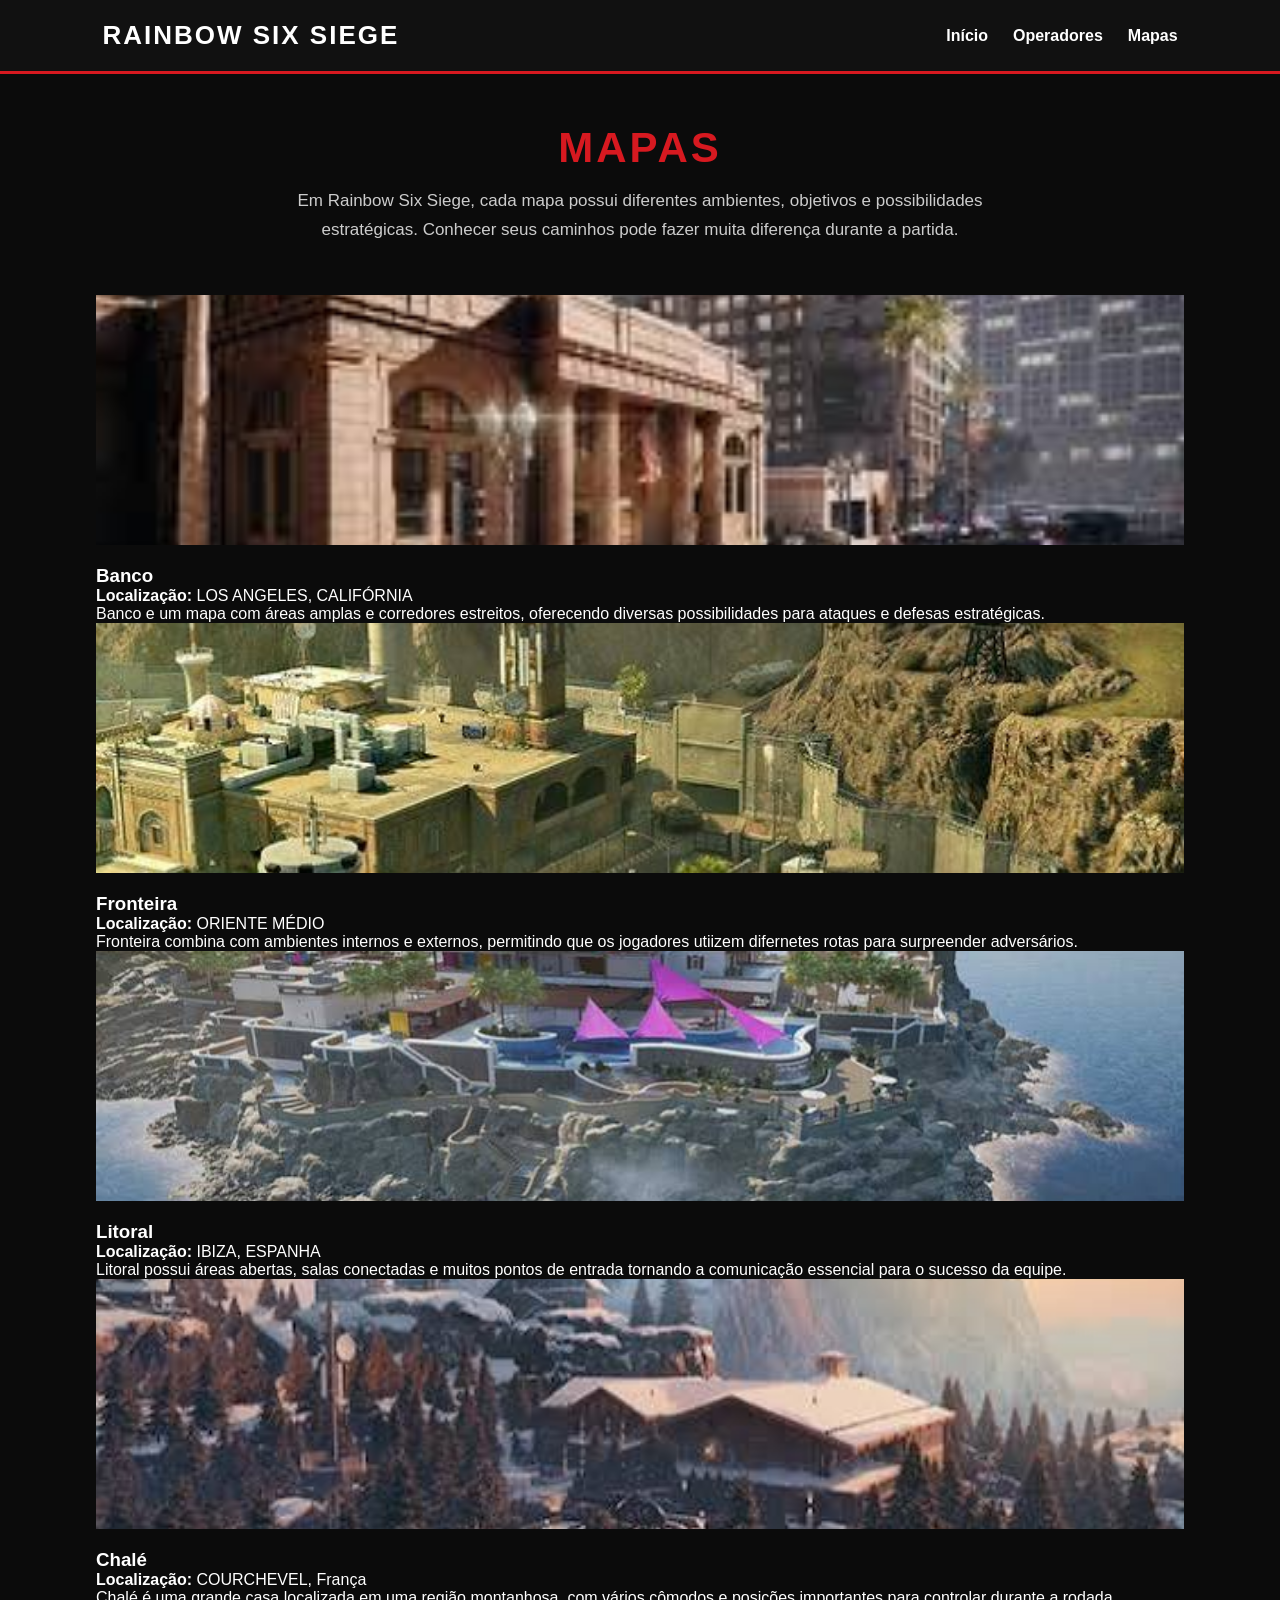
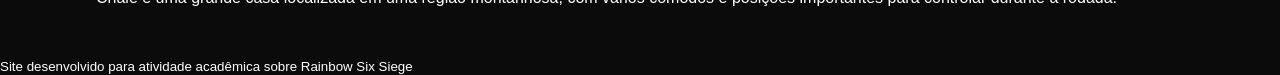
<file: PROJETO R6/mapas.html>
<!DOCTYPE html>
<html lang="pt-br">
<head>
    <meta charset="UTF-8">
    <meta name="viewport" content="width=device-width, initial-scale=1.0">
    <title>Mapas - Rainbow Six Siege</title>
    <link rel="stylesheet" href="style.css">
</head>
<body>
    <header>
        <h1>Rainbow Six Siege</h1>
        <nav>
            <ul>
                <li><a href="index.html">Início</a></li>
                <li><a href="operadores.html">Operadores</a></li>
                <li><a href="mapas.html">Mapas</a></li>
            </ul>
        </nav>
    </header>
    <main>
        <section class="introducao">
            <h2>Mapas</h2>
            <p>
                Em Rainbow Six Siege, cada mapa possui diferentes ambientes, objetivos e possibilidades estratégicas. Conhecer seus caminhos pode fazer muita diferença durante a partida.
            </p>
        </section>
        <section class="mapas">
            <article class="mapa">
                <img src="img/banco.jfif" alt="Banco">
                <h3>Banco</h3>
                <P>
                    <strong>Localização:</strong> LOS ANGELES, CALIFÓRNIA
                </P>
                <p>
                    Banco e um mapa com áreas amplas e corredores estreitos, oferecendo diversas possibilidades para ataques e defesas estratégicas.
                </p>
            </article>
            <article class="mapa">
                <img src="img/fronteira.jfif" alt="Fronteira">
                    <h3>Fronteira</h3>
                    <p>
                        <strong>Localização:</strong> ORIENTE MÉDIO
                    </p>
                    <p>
                        Fronteira combina com ambientes internos e externos, permitindo que os jogadores utiizem difernetes rotas para surpreender adversários.
                    </p>
            </article>
            <article class="mapa">
                <img src="img/litoreikkkk.jfif" alt="Litoral">
                <h3>Litoral</h3>
                <p>
                    <strong>Localização:</strong> IBIZA, ESPANHA
                </p>
                <p>
                    Litoral possui áreas abertas, salas conectadas e muitos pontos de entrada tornando a comunicação essencial para o sucesso da equipe.
                </p>
            </article>
            <article class="mapa">
                <img src="img/images.jfif" alt="Chalé">
                <h3>Chalé</h3>
                <p>
                    <strong>Localização:</strong> COURCHEVEL, França
                </p>
                <p>
                    Chalé é uma grande casa localizada em uma região montanhosa, com vários cômodos e posições importantes para controlar durante a rodada.
                </p>
            </article>
        </section>
    </main>
    <footer>
        <p><small>Site desenvolvido para atividade acadêmica sobre Rainbow Six Siege</small></p>
    </footer>
    
</body>
</html>
</file>
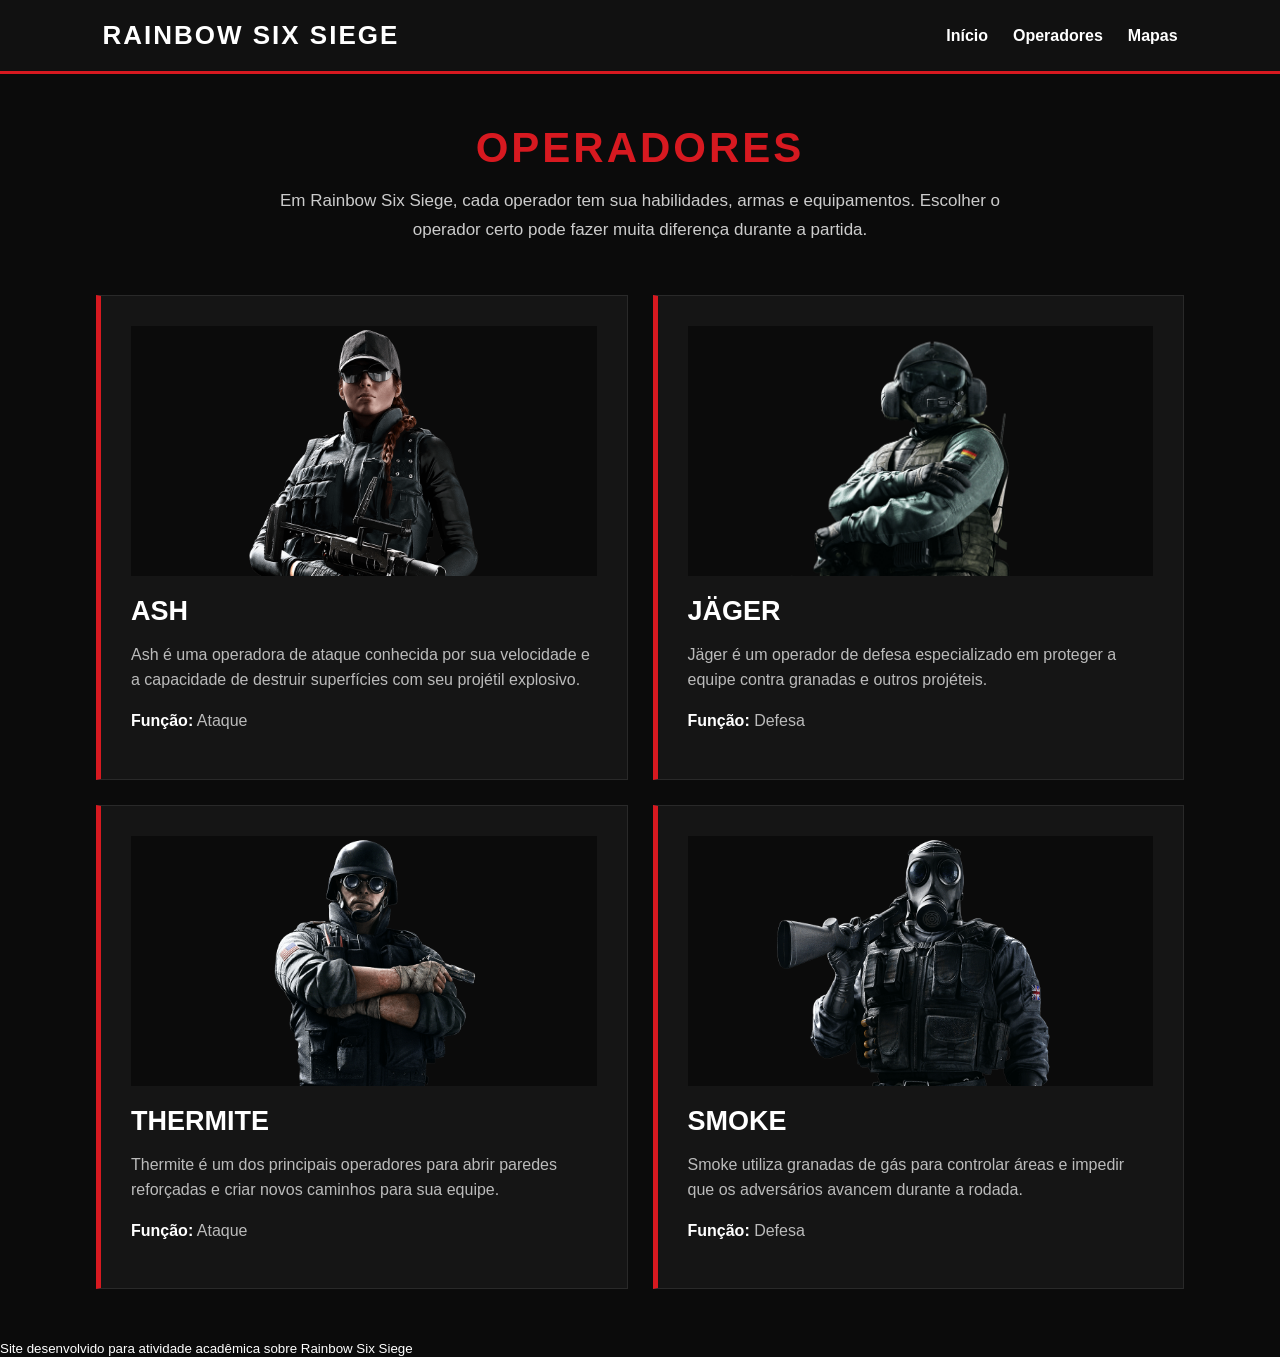
<file: PROJETO R6/operadores.html>
<!DOCTYPE html>
<html lang="pt-br">
<head>
    <meta charset="UTF-8">
    <meta name="viewport" content="width=device-width, initial-scale=1.0">
    <title>Operadores - Rainbow Six Siege</title>
    <link rel="stylesheet" href="style.css">
</head>
<body>
    <header>
        <h1>Rainbow Six Siege</h1>
        <nav>
            <ul>
                <li><a href="index.html">Início</a></li>
                <li><a href="operadores.html">Operadores</a></li>
                <li><a href="mapas.html">Mapas</a></li>
            </ul>
        </nav>
    </header>
    <main>
        <section class="introducao">
            <h2>Operadores</h2>
            <p>
                Em Rainbow Six Siege, cada operador tem sua habilidades, armas e equipamentos. Escolher o operador certo pode fazer muita diferença durante a partida.
            </p>
        </section>
        <section class="operadores">

    <article class="operador">
        <img src="img/ash.png" alt="Operadora Ash">
        <h3>ASH</h3>

        <p>
            Ash é uma operadora de ataque conhecida por sua velocidade
            e a capacidade de destruir superfícies com seu projétil explosivo.
        </p>

        <p>
            <strong>Função:</strong> Ataque
        </p>
    </article>


    <article class="operador">
        <img src="img/jaguer.png" alt="Operador Jaguer">
        <h3>JÄGER</h3>

        <p>
            Jäger é um operador de defesa especializado em proteger
            a equipe contra granadas e outros projéteis.
        </p>

        <p>
            <strong>Função:</strong> Defesa
        </p>
    </article>


    <article class="operador">
        <img src="img/therma.png" alt="Operador Thermite">
        <h3>THERMITE</h3>

        <p>
            Thermite é um dos principais operadores para abrir paredes
            reforçadas e criar novos caminhos para sua equipe.
        </p>

        <p>
            <strong>Função:</strong> Ataque
        </p>
    </article>


    <article class="operador">
        <img src="img/Smoke_R6S_Half.jfif" alt="Operador Smoke">
        <h3>SMOKE</h3>

        <p>
            Smoke utiliza granadas de gás para controlar áreas e impedir
            que os adversários avancem durante a rodada.
        </p>

        <p>
            <strong>Função:</strong> Defesa
        </p>
    </article>

    </section>


    </main>
    <footer>
        <p><small>Site desenvolvido para atividade acadêmica sobre Rainbow Six Siege</small></p>
    </footer>
    
</body>
</html>
</file>
<file: PROJETO R6/style.css>
* {
    margin: 0;
    padding: 0;
    box-sizing: border-box;
}

body {
    font-family: Arial, Helvetica, sans-serif;
    background-color: #0b0b0b;
    color: white;
    min-height: 100vh;
}
header {
    background-color: #111111;
    border-bottom: 3px solid #d71920;

    padding: 20px 8%;

    display: flex;
    justify-content: space-between;
    align-items: center;
}

header h1 {
    margin: 0;

    font-size: 26px;
    letter-spacing: 2px;
    text-transform: uppercase;
}

nav {
    display: flex;
    align-items: center;
}

nav ul {
    display: flex;
    gap: 25px;

    list-style: none;

    margin: 0;
    padding: 0;
}

nav ul li a {
    color: white;
    text-decoration: none;

    font-weight: bold;
    font-size: 16px;

    transition: 0.3s;
}

nav ul li a:hover {
    color: #d71920;
}
main {
    width: 85%;
    max-width: 1200px;
    gap: 30px;
    margin: 50px auto;
}
main a{
    text-decoration: none;
    color: white;
    font-weight: bold;
}
main a:hover {
    color: #d71920
}

.introducao {
    text-align: center;
    margin-bottom: 50px;
}

.introducao h2 {
    font-size: 42px;
    margin-bottom: 15px;

    color: #d71920;

    text-transform: uppercase;
    letter-spacing: 3px;
}

.introducao p {
    max-width: 750px;

    margin: auto;

    color: #cccccc;

    font-size: 17px;
    line-height: 1.7;
}

.operadores {
    display: grid;

    grid-template-columns: repeat(2, 1fr);

    gap: 25px;

    width: 100%;
}

.operador {
    background-color: #151515;

    border: 1px solid #292929;
    border-left: 5px solid #d71920;

    padding: 30px;

    min-height: 220px;

    transition: 0.3s;
}

.operador:hover {
    transform: translateY(-7px);

    border-color: #d71920;

    box-shadow: 0 10px 30px rgba(215, 25, 32, 0.2);
}

.operador h3 {
    font-size: 27px;

    margin-bottom: 15px;

    text-transform: uppercase;
}

.operador p {
    color: #bbbbbb;

    line-height: 1.6;

    margin-bottom: 15px;
}

.operador strong {
    color: #ffffff;
}
.operador img {
    width: 100%;
    height: 250px;
    object-fit: contain;
    display: block;
    margin-bottom: 20px;
    background-color: #0b0b0b;
}
.mapa img {
    width: 100%;
    height: 250px;
    object-fit: cover;
    display: block;
    margin-bottom: 20px;
}
</file>
